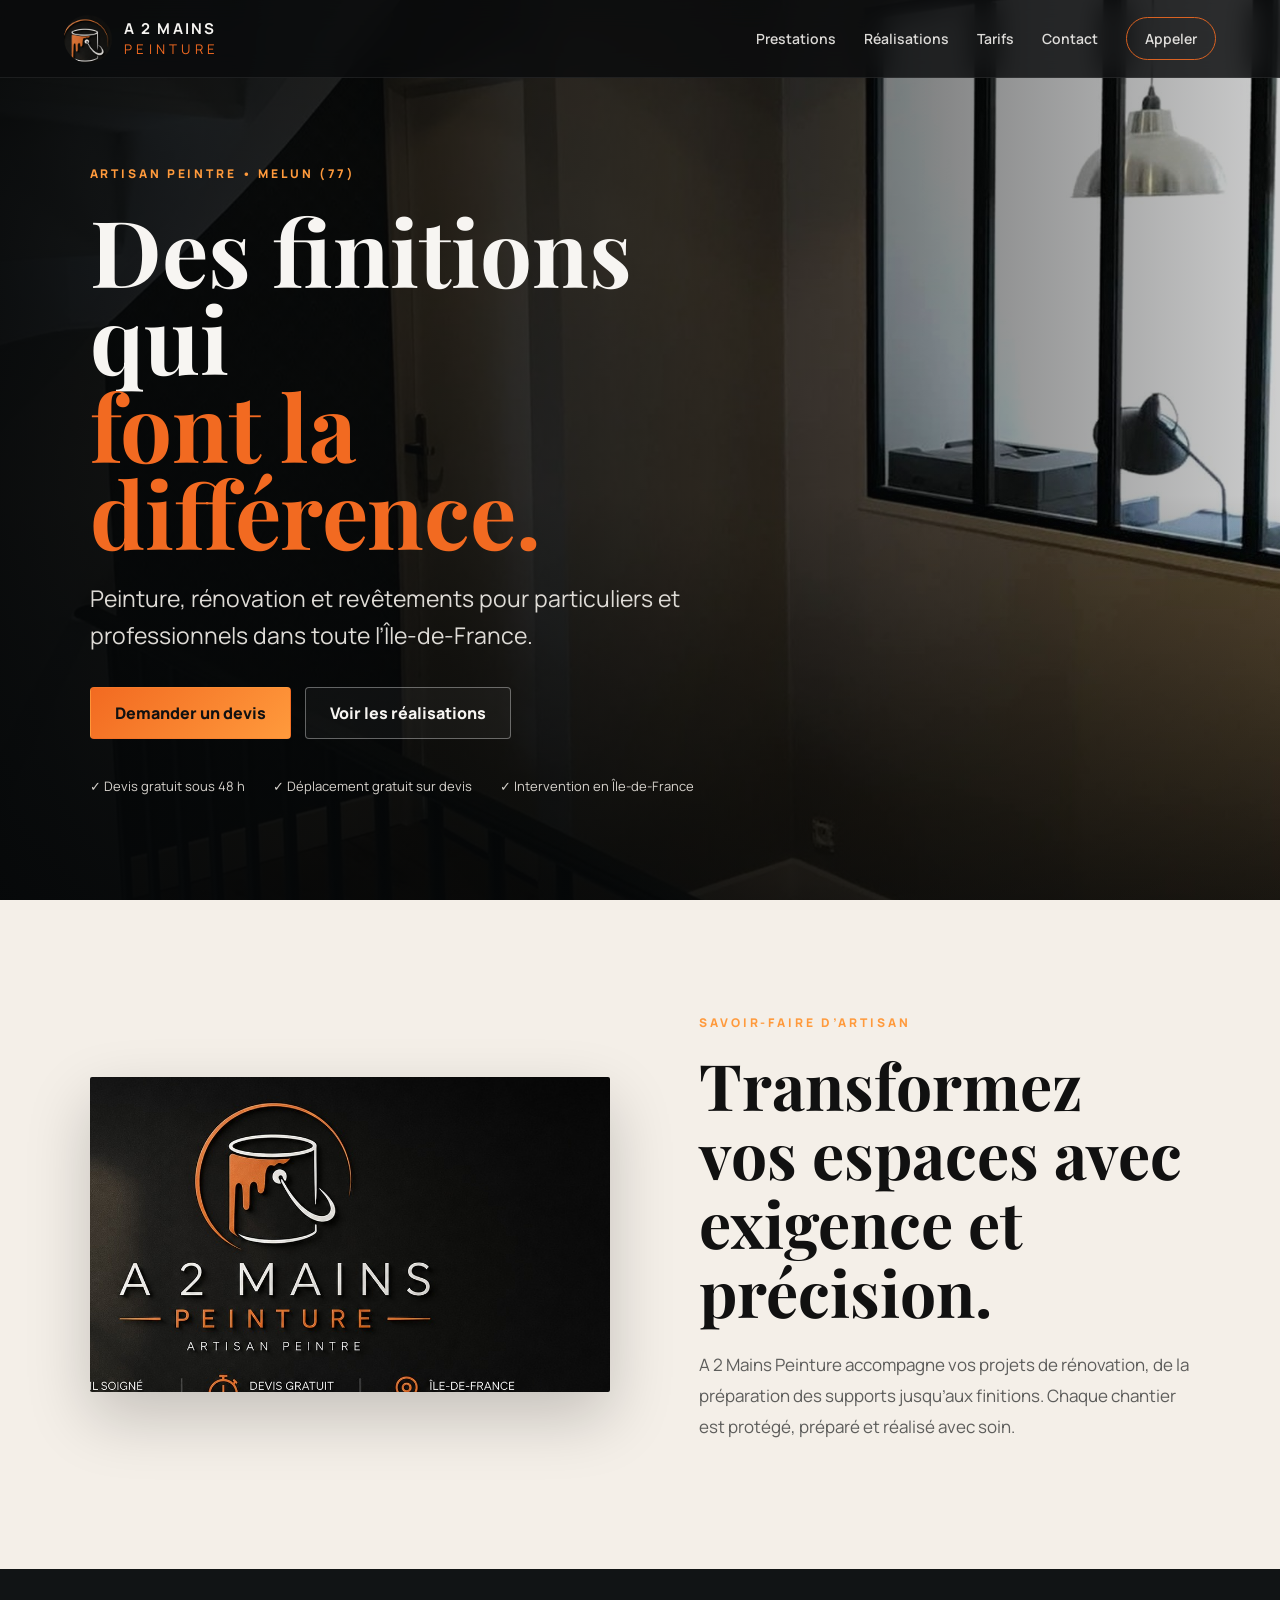
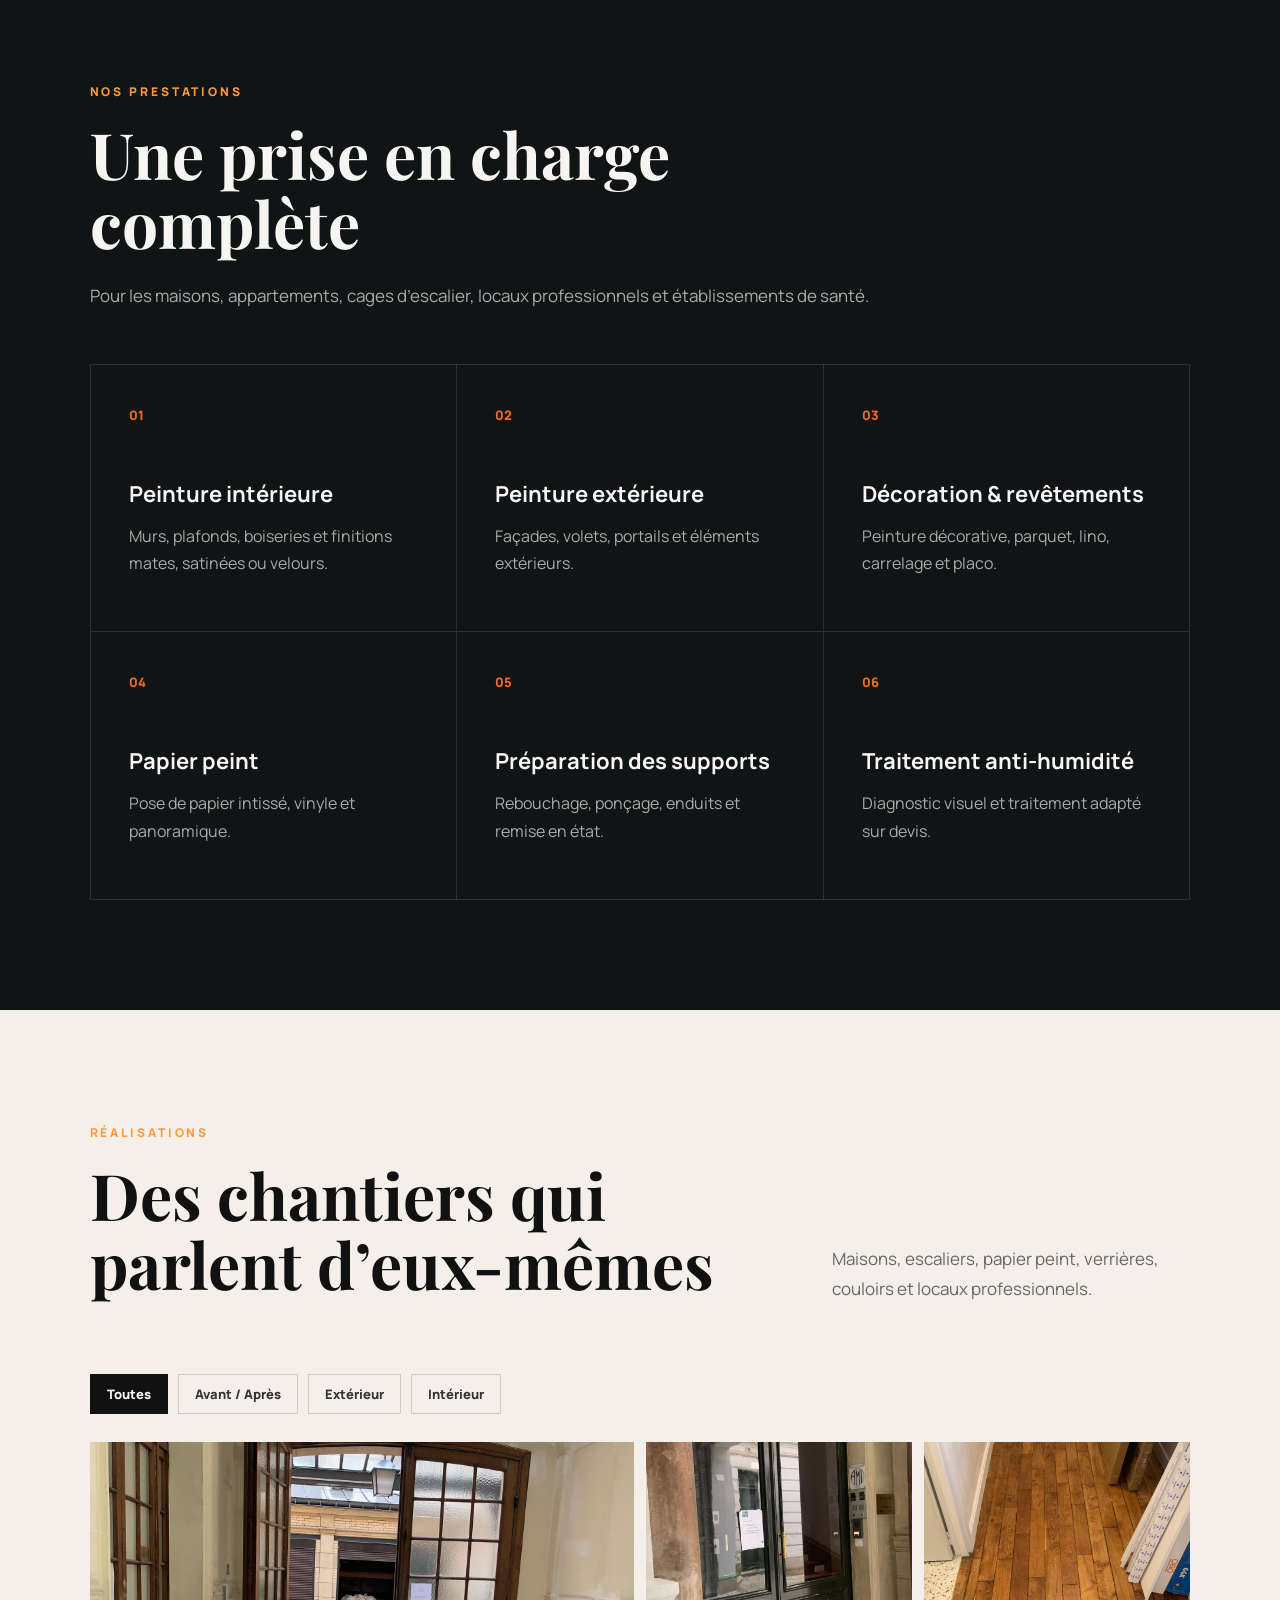
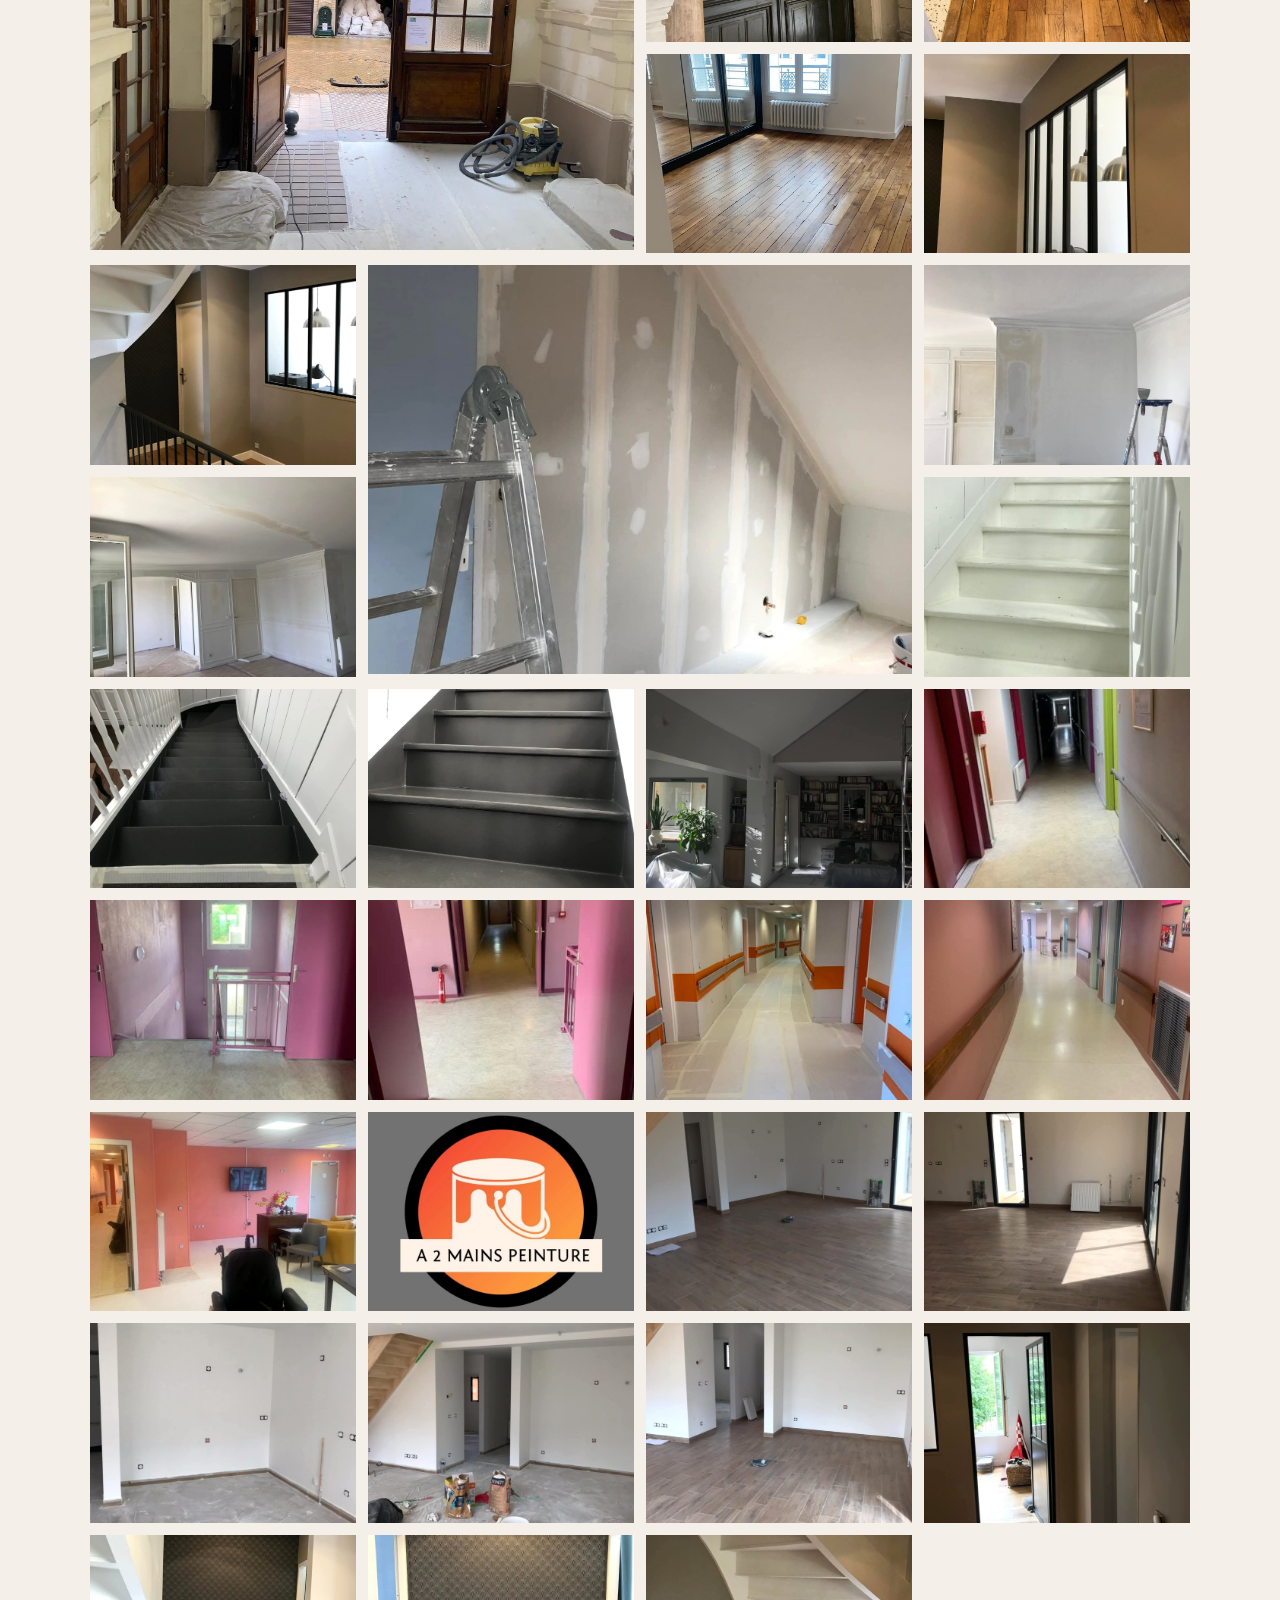
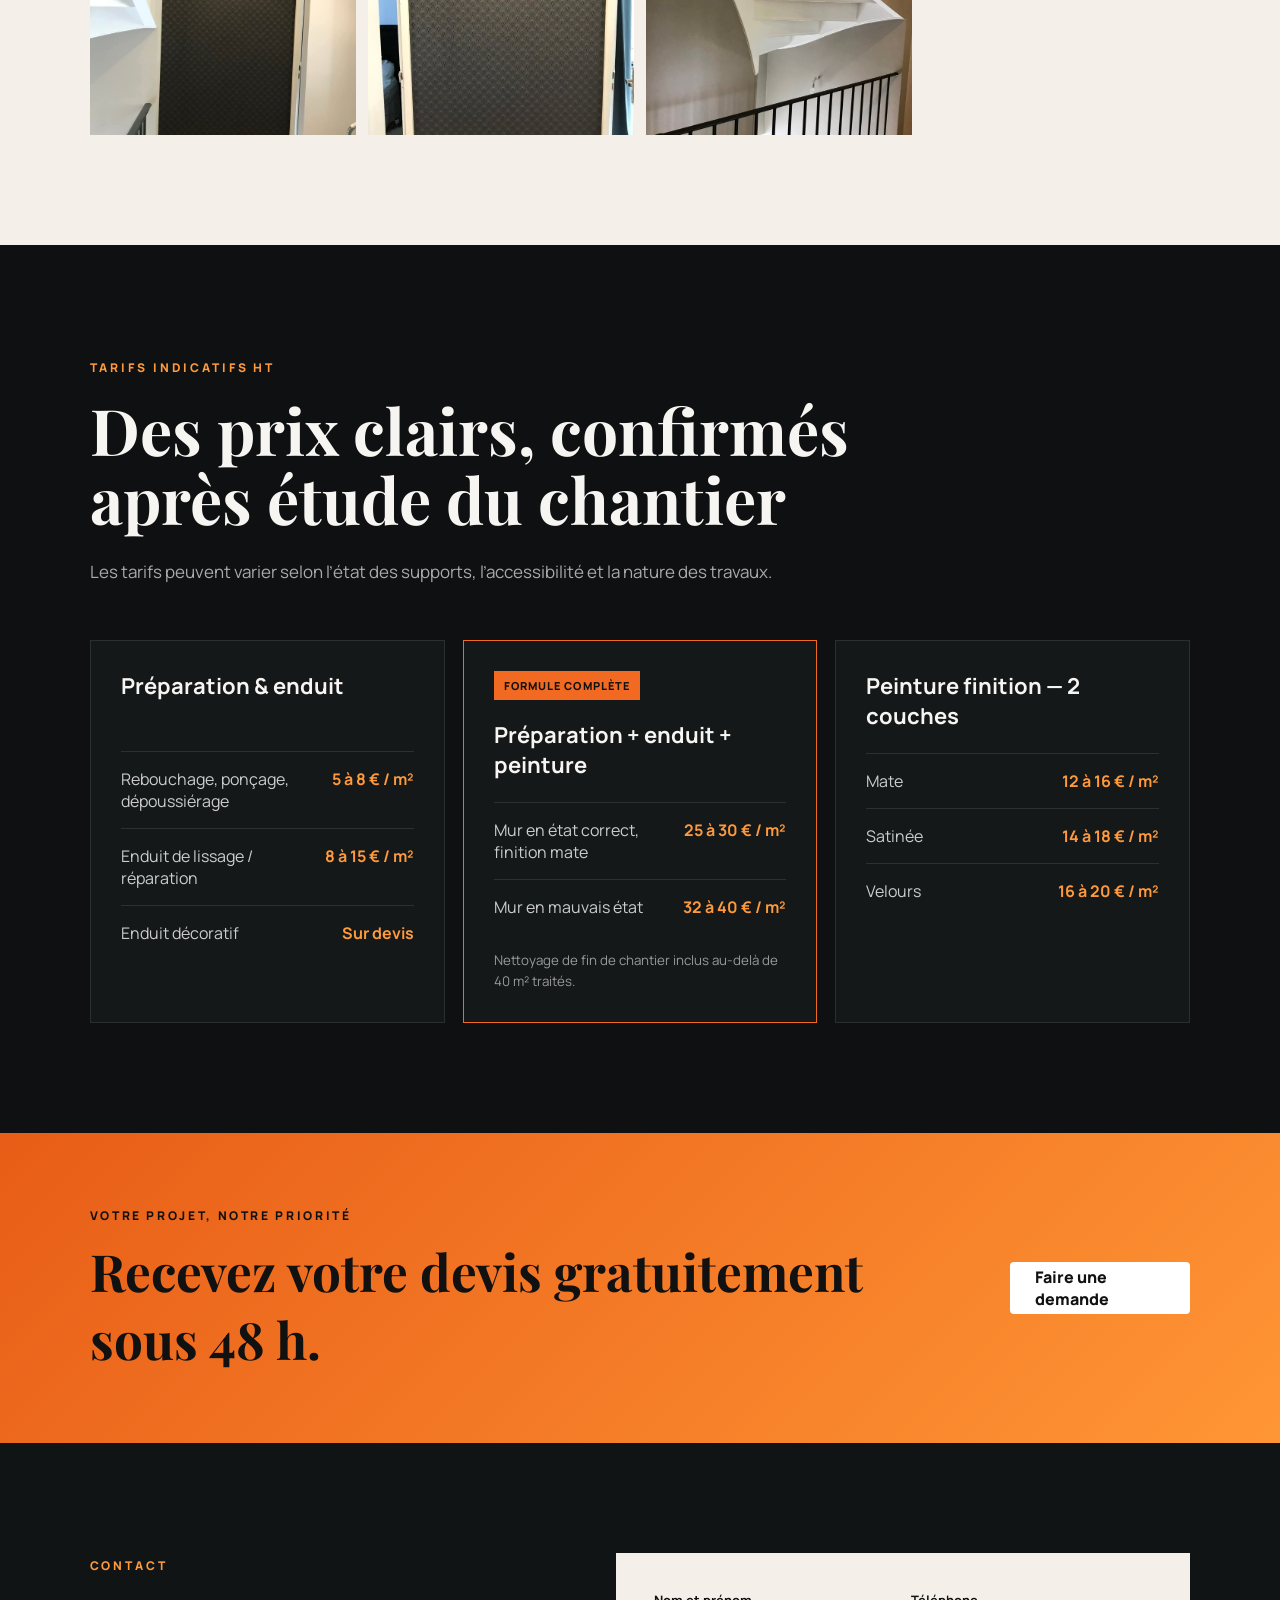
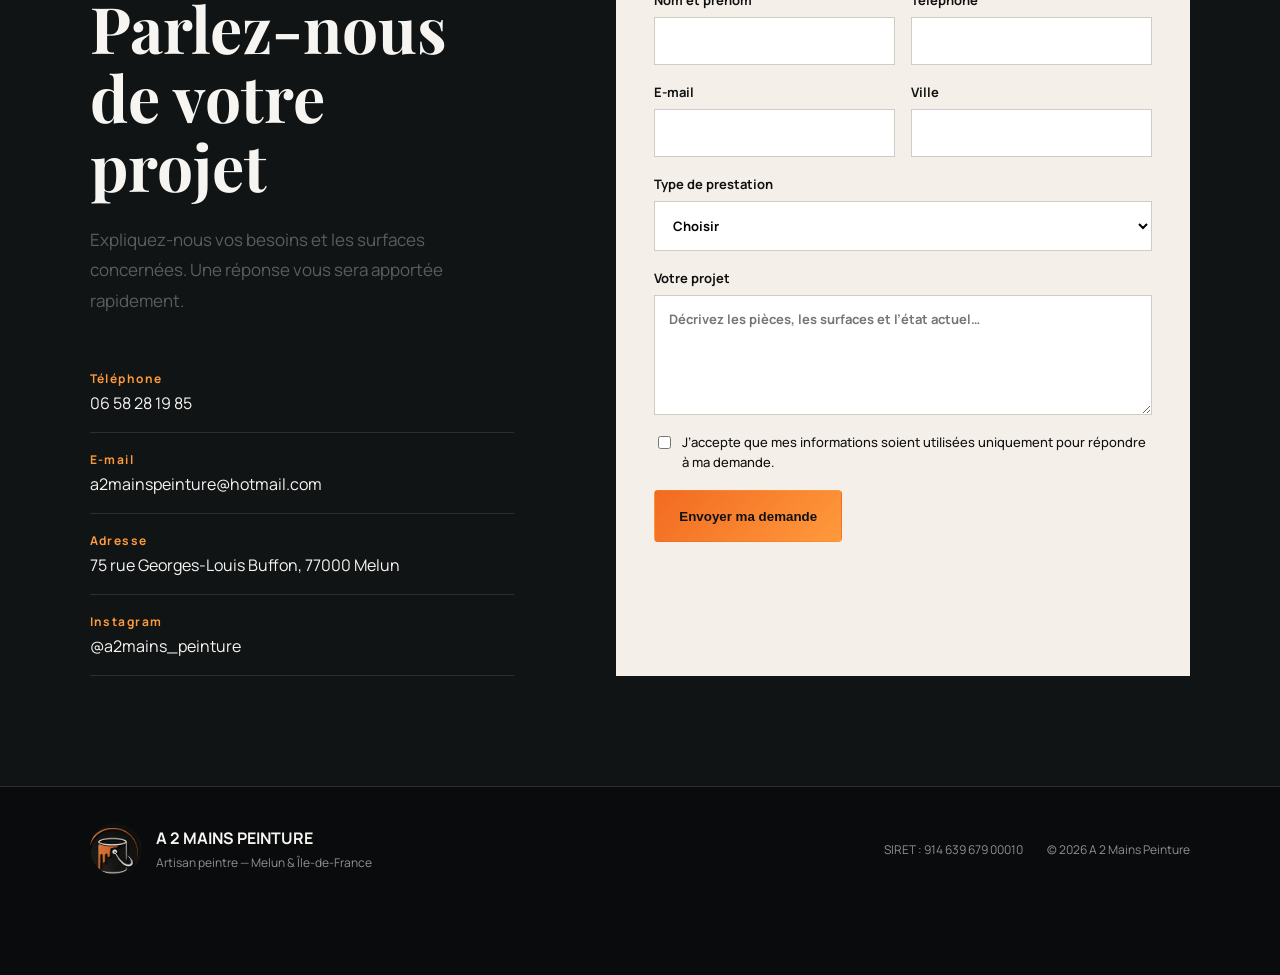
<file: index.html>
<!doctype html>
<html lang="fr">
<head>
  <meta charset="utf-8">
  <meta name="viewport" content="width=device-width, initial-scale=1">
  <title>A 2 Mains Peinture | Artisan peintre à Melun</title>
  <meta name="description" content="A 2 Mains Peinture : peinture intérieure et extérieure, papier peint, préparation des supports et rénovation à Melun et partout en Île-de-France. Devis gratuit sous 48 h.">
  <link rel="icon" href="assets/favicon.png">
  <link rel="preconnect" href="https://fonts.googleapis.com">
  <link rel="preconnect" href="https://fonts.gstatic.com" crossorigin>
  <link href="https://fonts.googleapis.com/css2?family=Manrope:wght@400;500;600;700;800&family=Playfair+Display:wght@600;700&display=swap" rel="stylesheet">
  <link rel="stylesheet" href="style.css">
  <script src="https://identity.netlify.com/v1/netlify-identity-widget.js"></script>
</head>
<body>
  <header class="site-header">
    <a class="brand" href="#accueil" aria-label="Retour à l'accueil">
      <img src="assets/favicon.png" alt="">
      <span><strong>A 2 MAINS</strong><small>PEINTURE</small></span>
    </a>
    <button class="menu-toggle" aria-label="Ouvrir le menu" aria-expanded="false">☰</button>
    <nav>
      <a href="#prestations">Prestations</a>
      <a href="#realisations">Réalisations</a>
      <a href="#tarifs">Tarifs</a>
      <a href="#contact">Contact</a>
      <a class="nav-cta" href="tel:+33658281985">Appeler</a>
    </nav>
  </header>

  <main>
    <section class="hero" id="accueil">
      <div class="hero-overlay"></div>
      <div class="hero-content">
        <div class="eyebrow">ARTISAN PEINTRE • MELUN (77)</div>
        <h1>Des finitions qui<br><span>font la différence.</span></h1>
        <p>Peinture, rénovation et revêtements pour particuliers et professionnels dans toute l’Île-de-France.</p>
        <div class="hero-actions">
          <a class="btn btn-primary" href="#contact">Demander un devis</a>
          <a class="btn btn-secondary" href="#realisations">Voir les réalisations</a>
        </div>
        <div class="trust-row">
          <span>✓ Devis gratuit sous 48 h</span>
          <span>✓ Déplacement gratuit sur devis</span>
          <span>✓ Intervention en Île-de-France</span>
        </div>
      </div>
    </section>

    <section class="intro section">
      <div class="intro-logo">
        <img src="assets/logo-premium.jpg" alt="Logo A 2 Mains Peinture">
      </div>
      <div class="intro-copy">
        <span class="section-kicker">SAVOIR-FAIRE D’ARTISAN</span>
        <h2>Transformez vos espaces avec exigence et précision.</h2>
        <p>A 2 Mains Peinture accompagne vos projets de rénovation, de la préparation des supports jusqu’aux finitions. Chaque chantier est protégé, préparé et réalisé avec soin.</p>
      </div>
    </section>

    <section class="services section" id="prestations">
      <div class="section-heading">
        <span class="section-kicker">NOS PRESTATIONS</span>
        <h2>Une prise en charge complète</h2>
        <p>Pour les maisons, appartements, cages d’escalier, locaux professionnels et établissements de santé.</p>
      </div>
      <div class="service-grid">
        <article><span>01</span><h3>Peinture intérieure</h3><p>Murs, plafonds, boiseries et finitions mates, satinées ou velours.</p></article>
        <article><span>02</span><h3>Peinture extérieure</h3><p>Façades, volets, portails et éléments extérieurs.</p></article>
        <article><span>03</span><h3>Décoration & revêtements</h3><p>Peinture décorative, parquet, lino, carrelage et placo.</p></article>
        <article><span>04</span><h3>Papier peint</h3><p>Pose de papier intissé, vinyle et panoramique.</p></article>
        <article><span>05</span><h3>Préparation des supports</h3><p>Rebouchage, ponçage, enduits et remise en état.</p></article>
        <article><span>06</span><h3>Traitement anti-humidité</h3><p>Diagnostic visuel et traitement adapté sur devis.</p></article>
      </div>
    </section>

    <section class="gallery-section section" id="realisations">
      <div class="section-heading split">
        <div>
          <span class="section-kicker">RÉALISATIONS</span>
          <h2>Des chantiers qui parlent d’eux-mêmes</h2>
        </div>
        <p>Maisons, escaliers, papier peint, verrières, couloirs et locaux professionnels.</p>
      </div>
      <div class="gallery-filters" id="gallery-filters"></div>
      <div class="gallery-grid" id="gallery-grid"><p>Chargement des réalisations…</p></div>
    </section>

    <section class="pricing section" id="tarifs">
      <div class="section-heading">
        <span class="section-kicker">TARIFS INDICATIFS HT</span>
        <h2>Des prix clairs, confirmés après étude du chantier</h2>
        <p>Les tarifs peuvent varier selon l’état des supports, l’accessibilité et la nature des travaux.</p>
      </div>
      <div class="price-grid">
        <article class="price-card">
          <h3>Préparation & enduit</h3>
          <div><span>Rebouchage, ponçage, dépoussiérage</span><strong>5 à 8 € / m²</strong></div>
          <div><span>Enduit de lissage / réparation</span><strong>8 à 15 € / m²</strong></div>
          <div><span>Enduit décoratif</span><strong>Sur devis</strong></div>
        </article>
        <article class="price-card featured">
          <div class="badge">FORMULE COMPLÈTE</div>
          <h3>Préparation + enduit + peinture</h3>
          <div><span>Mur en état correct, finition mate</span><strong>25 à 30 € / m²</strong></div>
          <div><span>Mur en mauvais état</span><strong>32 à 40 € / m²</strong></div>
          <small>Nettoyage de fin de chantier inclus au-delà de 40 m² traités.</small>
        </article>
        <article class="price-card">
          <h3>Peinture finition — 2 couches</h3>
          <div><span>Mate</span><strong>12 à 16 € / m²</strong></div>
          <div><span>Satinée</span><strong>14 à 18 € / m²</strong></div>
          <div><span>Velours</span><strong>16 à 20 € / m²</strong></div>
        </article>
      </div>
    </section>

    <section class="cta-band">
      <div>
        <span>VOTRE PROJET, NOTRE PRIORITÉ</span>
        <h2>Recevez votre devis gratuitement sous 48 h.</h2>
      </div>
      <a class="btn btn-light" href="#contact">Faire une demande</a>
    </section>

    <section class="contact section" id="contact">
      <div class="contact-info">
        <span class="section-kicker">CONTACT</span>
        <h2>Parlez-nous de votre projet</h2>
        <p>Expliquez-nous vos besoins et les surfaces concernées. Une réponse vous sera apportée rapidement.</p>
        <ul>
          <li><strong>Téléphone</strong><a href="tel:+33658281985">06 58 28 19 85</a></li>
          <li><strong>E-mail</strong><a href="mailto:a2mainspeinture@hotmail.com">a2mainspeinture@hotmail.com</a></li>
          <li><strong>Adresse</strong><span>75 rue Georges-Louis Buffon, 77000 Melun</span></li>
          <li><strong>Instagram</strong><a href="https://www.instagram.com/a2mains_peinture/" target="_blank" rel="noopener">@a2mains_peinture</a></li>
        </ul>
      </div>

      <form name="demande-de-devis" method="POST" data-netlify="true" netlify-honeypot="bot-field" class="quote-form" action="/success.html">
        <input type="hidden" name="form-name" value="demande-de-devis">
        <p class="hidden"><label>Ne pas remplir : <input name="bot-field"></label></p>
        <div class="form-row">
          <label>Nom et prénom<input type="text" name="nom" required></label>
          <label>Téléphone<input type="tel" name="telephone" required></label>
        </div>
        <div class="form-row">
          <label>E-mail<input type="email" name="email" required></label>
          <label>Ville<input type="text" name="ville" required></label>
        </div>
        <label>Type de prestation
          <select name="prestation" required>
            <option value="">Choisir</option>
            <option>Peinture intérieure</option>
            <option>Peinture extérieure</option>
            <option>Papier peint / revêtement</option>
            <option>Préparation / enduit</option>
            <option>Traitement anti-humidité</option>
            <option>Autre projet</option>
          </select>
        </label>
        <label>Votre projet<textarea name="message" rows="5" placeholder="Décrivez les pièces, les surfaces et l’état actuel…" required></textarea></label>
        <label class="consent"><input type="checkbox" required> J’accepte que mes informations soient utilisées uniquement pour répondre à ma demande.</label>
        <button class="btn btn-primary" type="submit">Envoyer ma demande</button>
      </form>
    </section>
  </main>

  <footer>
    <div class="footer-brand">
      <img src="assets/favicon.png" alt="">
      <div><strong>A 2 MAINS PEINTURE</strong><span>Artisan peintre — Melun & Île-de-France</span></div>
    </div>
    <div class="footer-meta">
      <span>SIRET : 914 639 679 00010</span>
      <span>© 2026 A 2 Mains Peinture</span>
    </div>
  </footer>

  <div class="mobile-actions">
    <a href="tel:+33658281985">Appeler</a>
    <a href="#contact">Devis gratuit</a>
  </div>

  <dialog id="lightbox">
    <button id="lightbox-close" aria-label="Fermer">×</button>
    <img id="lightbox-img" alt="Réalisation agrandie">
  </dialog>

  <script src="script.js"></script>
</body>
</html>
</file>
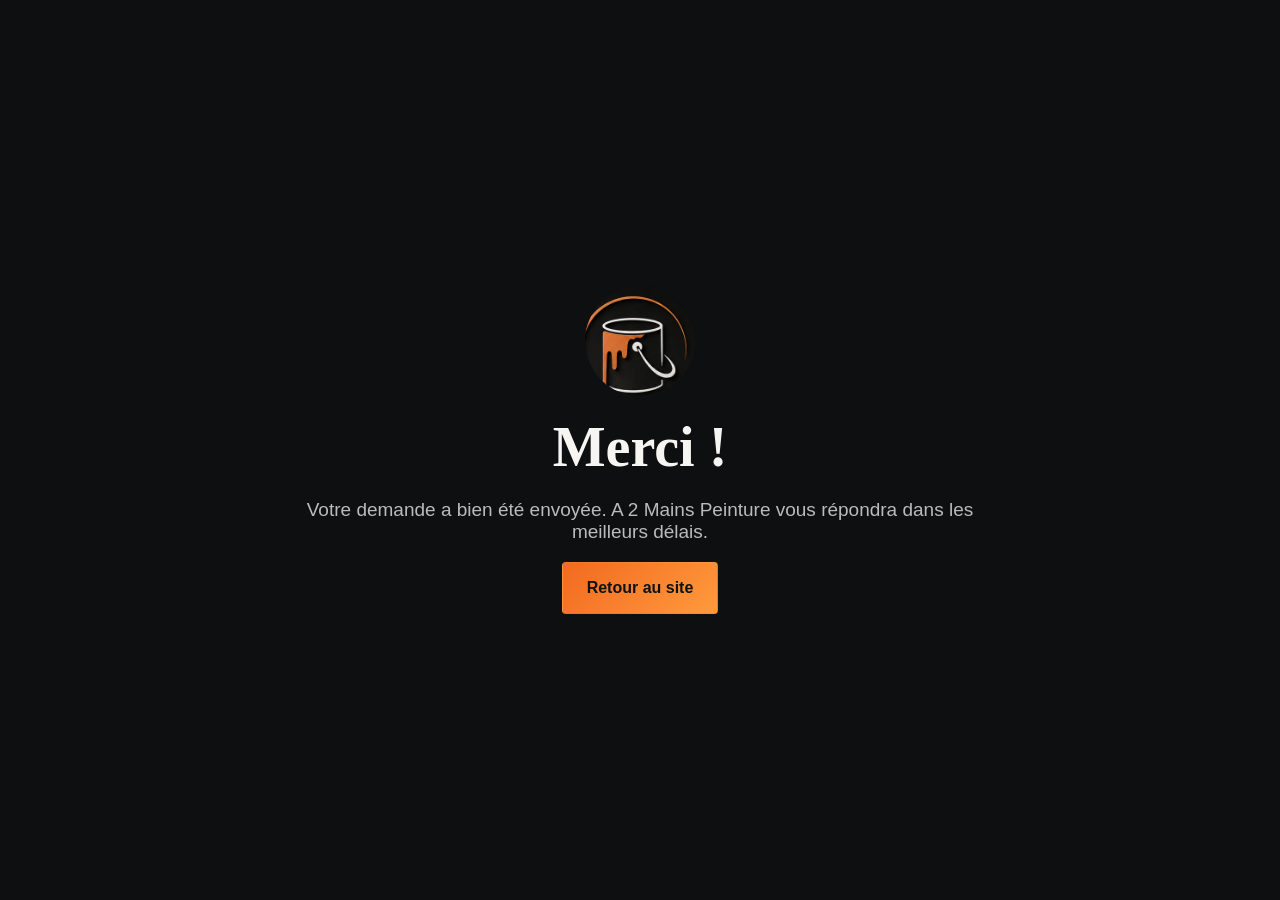
<file: success.html>
<!doctype html><html lang="fr"><head><meta charset="utf-8"><meta name="viewport" content="width=device-width,initial-scale=1"><title>Demande envoyée</title><link rel="stylesheet" href="style.css"></head><body style="display:grid;place-items:center;min-height:100vh;padding:24px"><main style="max-width:700px;text-align:center"><img src="assets/favicon.png" alt="" style="width:110px;margin:0 auto 25px;border-radius:50%"><h1 style="font-size:56px">Merci !</h1><p style="font-size:19px;color:#bbb">Votre demande a bien été envoyée. A 2 Mains Peinture vous répondra dans les meilleurs délais.</p><a class="btn btn-primary" href="/">Retour au site</a></main></body></html>
</file>
<file: style.css>
:root{
  --bg:#0d0f10; --panel:#151819; --cream:#f4efe8; --text:#f7f5f2;
  --muted:#b9b8b5; --orange:#f26a21; --orange2:#ff9a3c; --line:#2b2f30;
}
*{box-sizing:border-box}
html{scroll-behavior:smooth}
body{margin:0;background:var(--bg);color:var(--text);font-family:"Manrope",sans-serif}
img{max-width:100%;display:block}
a{color:inherit;text-decoration:none}
.site-header{position:fixed;z-index:50;top:0;left:0;right:0;height:78px;padding:0 5vw;display:flex;align-items:center;justify-content:space-between;background:rgba(10,12,13,.82);backdrop-filter:blur(14px);border-bottom:1px solid rgba(255,255,255,.08)}
.brand{display:flex;align-items:center;gap:12px}
.brand img{width:48px;height:48px;border-radius:50%;object-fit:cover}
.brand span{display:grid;line-height:1}
.brand strong{font-size:15px;letter-spacing:.14em}
.brand small{color:var(--orange);letter-spacing:.32em;margin-top:7px}
nav{display:flex;align-items:center;gap:28px;font-size:14px;font-weight:600}
nav a{opacity:.88} nav a:hover{opacity:1;color:var(--orange2)}
.nav-cta{border:1px solid var(--orange);padding:11px 18px;border-radius:999px}
.menu-toggle{display:none;background:none;border:0;color:white;font-size:28px}
.hero{min-height:100vh;position:relative;display:flex;align-items:center;background:url("assets/hero.jpg") center/cover no-repeat}
.hero-overlay{position:absolute;inset:0;background:linear-gradient(90deg,rgba(5,7,8,.96) 0%,rgba(5,7,8,.78) 46%,rgba(5,7,8,.2) 100%),linear-gradient(0deg,rgba(5,7,8,.72),transparent 45%)}
.hero-content{position:relative;z-index:1;max-width:830px;padding:150px 7vw 90px}
.eyebrow,.section-kicker{color:var(--orange2);font-size:12px;letter-spacing:.24em;font-weight:800}
h1,h2,h3,p{margin-top:0}
h1{font-family:"Playfair Display",serif;font-size:clamp(52px,7.2vw,104px);line-height:.95;margin:24px 0}
h1 span{color:var(--orange)}
.hero-content>p{font-size:clamp(17px,2vw,23px);max-width:680px;line-height:1.6;color:#dedbd6}
.hero-actions{display:flex;gap:14px;margin:34px 0}
.btn{display:inline-flex;align-items:center;justify-content:center;min-height:52px;padding:0 24px;border-radius:4px;font-weight:800;border:1px solid transparent;cursor:pointer}
.btn-primary{background:linear-gradient(135deg,var(--orange),var(--orange2));color:#111}
.btn-secondary{border-color:rgba(255,255,255,.35);background:rgba(255,255,255,.04)}
.btn-light{background:white;color:#111}
.trust-row{display:flex;gap:28px;flex-wrap:wrap;margin-top:38px;color:#d6d2cc;font-size:13px}
.section{padding:110px 7vw}
.intro{display:grid;grid-template-columns:minmax(300px,520px) 1fr;gap:7vw;align-items:center;background:var(--cream);color:#111}
.intro-logo img{border-radius:2px;box-shadow:0 25px 65px rgba(0,0,0,.2)}
.intro-copy h2,.section-heading h2,.contact h2{font-family:"Playfair Display",serif;font-size:clamp(38px,5vw,68px);line-height:1.08;margin:18px 0 24px}
.intro-copy p,.section-heading p,.contact-info>p{font-size:17px;line-height:1.8;color:#5d5d5b}
.services{background:#111415}
.section-heading{max-width:820px;margin-bottom:52px}
.section-heading p{color:#aaa}
.service-grid{display:grid;grid-template-columns:repeat(3,1fr);gap:1px;background:var(--line);border:1px solid var(--line)}
.service-grid article{background:#111415;padding:38px;min-height:255px}
.service-grid article>span{color:var(--orange);font-size:13px;font-weight:800}
.service-grid h3{font-size:22px;margin:54px 0 14px}
.service-grid p{color:#aaa;line-height:1.7}
.gallery-section{background:var(--cream);color:#111}
.section-heading.split{max-width:none;display:flex;justify-content:space-between;gap:40px;align-items:end}
.section-heading.split p{max-width:440px;color:#666}
.gallery-grid{display:grid;grid-template-columns:repeat(4,1fr);gap:12px}
.gallery-item{padding:0;border:0;background:none;cursor:zoom-in;overflow:hidden;aspect-ratio:4/3}
.gallery-item:nth-child(1),.gallery-item:nth-child(7){grid-column:span 2;grid-row:span 2}
.gallery-item img{width:100%;height:100%;object-fit:cover;transition:.45s}
.gallery-item:hover img{transform:scale(1.04)}
.pricing{background:#0e1011}
.price-grid{display:grid;grid-template-columns:repeat(3,1fr);gap:18px}
.price-card{border:1px solid var(--line);background:#151819;padding:30px}
.price-card h3{font-size:22px;min-height:58px}
.price-card>div:not(.badge){display:flex;justify-content:space-between;gap:18px;padding:16px 0;border-top:1px solid #2c3031;color:#ccc}
.price-card strong{color:var(--orange2);white-space:nowrap}
.price-card small{display:block;color:#999;line-height:1.6;margin-top:16px}
.price-card.featured{border-color:var(--orange)}
.badge{display:inline-block;background:var(--orange);color:#111;padding:7px 10px;font-weight:800;font-size:11px;letter-spacing:.1em;margin-bottom:20px}
.cta-band{padding:70px 7vw;background:linear-gradient(135deg,#e85d17,#ff9635);color:#111;display:flex;justify-content:space-between;align-items:center;gap:30px}
.cta-band span{font-size:12px;letter-spacing:.22em;font-weight:800}
.cta-band h2{font-family:"Playfair Display",serif;font-size:clamp(34px,4vw,58px);margin:12px 0 0}
.contact{display:grid;grid-template-columns:.85fr 1.15fr;gap:8vw;background:#111415}
.contact-info ul{list-style:none;padding:0;margin:36px 0 0}
.contact-info li{display:grid;gap:5px;padding:18px 0;border-bottom:1px solid var(--line)}
.contact-info li strong{font-size:12px;color:var(--orange2);letter-spacing:.12em}
.quote-form{background:var(--cream);color:#111;padding:38px}
.form-row{display:grid;grid-template-columns:1fr 1fr;gap:16px}
label{display:grid;gap:8px;font-size:13px;font-weight:700;margin-bottom:18px}
input,select,textarea{width:100%;border:1px solid #d0cbc4;background:white;padding:14px;font:inherit;border-radius:0}
textarea{resize:vertical}
.consent{display:flex;grid-template-columns:auto 1fr;align-items:flex-start;font-weight:500;line-height:1.5}
.consent input{width:auto;margin-top:3px}
.hidden{display:none}
footer{padding:36px 7vw 100px;display:flex;justify-content:space-between;gap:30px;align-items:center;background:#090b0c;border-top:1px solid var(--line)}
.footer-brand{display:flex;align-items:center;gap:14px}.footer-brand img{width:52px;border-radius:50%}
.footer-brand div{display:grid;gap:5px}.footer-brand span,.footer-meta{color:#8f9292;font-size:12px}
.footer-meta{display:flex;gap:24px}
.mobile-actions{display:none}
dialog{border:0;background:transparent;padding:0;max-width:92vw;max-height:92vh}
dialog::backdrop{background:rgba(0,0,0,.9)}
dialog img{max-width:90vw;max-height:88vh}
#lightbox-close{position:fixed;right:24px;top:18px;font-size:44px;background:none;border:0;color:white;cursor:pointer}
@media(max-width:980px){
 nav{display:none;position:absolute;top:78px;left:0;right:0;padding:24px;background:#0c0e0f;flex-direction:column}
 nav.open{display:flex}.menu-toggle{display:block}
 .intro,.contact{grid-template-columns:1fr}.service-grid{grid-template-columns:1fr 1fr}
 .gallery-grid{grid-template-columns:1fr 1fr}.price-grid{grid-template-columns:1fr}
 .section-heading.split{display:block}.cta-band{align-items:flex-start;flex-direction:column}
}
@media(max-width:640px){
 .site-header{height:68px;padding:0 18px}.brand img{width:42px;height:42px}.brand strong{font-size:12px}
 .brand small{font-size:9px}.hero-content{padding:120px 22px 95px}
 h1{font-size:55px}.hero-actions{flex-direction:column}.btn{width:100%}.trust-row{display:grid;gap:10px}
 .section{padding:76px 22px}.service-grid{grid-template-columns:1fr}.service-grid article{min-height:auto}
 .gallery-grid{grid-template-columns:1fr 1fr;gap:6px}.gallery-item:nth-child(1),.gallery-item:nth-child(7){grid-column:span 2}
 .form-row{grid-template-columns:1fr}.quote-form{padding:24px 18px}
 footer{padding:32px 22px 100px;align-items:flex-start;flex-direction:column}.footer-meta{flex-direction:column;gap:8px}
 .mobile-actions{display:grid;grid-template-columns:1fr 1fr;position:fixed;left:0;right:0;bottom:0;z-index:60}
 .mobile-actions a{padding:16px;text-align:center;font-weight:800;background:#171a1b;border-top:1px solid #333}
 .mobile-actions a:last-child{background:var(--orange);color:#111}
}

.gallery-filters{display:flex;flex-wrap:wrap;gap:10px;margin:0 0 28px}
.gallery-filters button{border:1px solid #d0cbc4;background:transparent;color:#333;padding:10px 16px;font:inherit;font-size:13px;font-weight:800;cursor:pointer}
.gallery-filters button.active,.gallery-filters button:hover{background:#111;color:#fff;border-color:#111}
.gallery-item{position:relative}
.gallery-caption{position:absolute;left:0;right:0;bottom:0;display:grid;gap:3px;padding:42px 16px 14px;text-align:left;color:#fff;background:linear-gradient(transparent,rgba(0,0,0,.86));opacity:0;transition:.3s}
.gallery-item:hover .gallery-caption,.gallery-item:focus .gallery-caption{opacity:1}
@media(max-width:640px){.gallery-caption{opacity:1}.gallery-filters button{padding:9px 11px;font-size:11px}}
</file>
